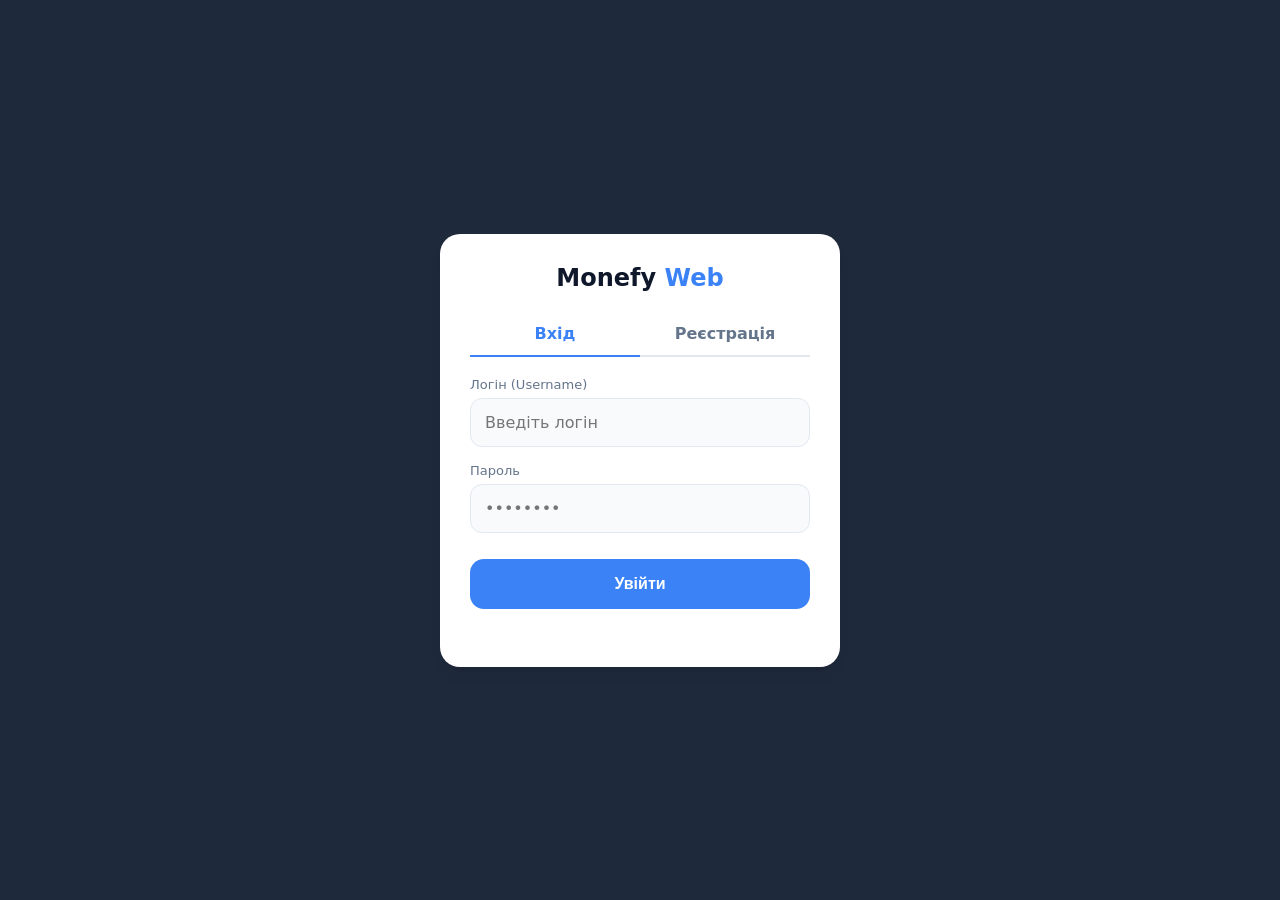
<file: frontend/accounts.html>
<!DOCTYPE html>
<html lang="uk">
<head>
    <meta charset="UTF-8">
    <meta name="viewport" content="width=device-width, initial-scale=1.0, maximum-scale=1.0, user-scalable=no">
    <title>Monefy Web | Рахунки</title>
    <link rel="stylesheet" href="style.css">
    <script>
        const token = localStorage.getItem('token');
        if (!token || token === 'undefined' || token === 'null') {
            window.location.replace('auth.html');
        }
    </script>
    <script src="auth-api.js"></script>

    <style>
        .content { 
            padding: 20px; 
            flex-grow: 1; 
            display: flex; 
            flex-direction: column; 
            gap: 20px;
        }

        .total-card {
            background-color: var(--color-primary);
            color: white;
            border-radius: var(--radius-main);
            padding: 24px;
            box-shadow: 0 10px 20px rgba(59, 130, 246, 0.3);
            text-align: center;
            position: relative;
            overflow: hidden;
        }
        .total-card::before {
            content: ''; position: absolute; top: -30px; right: -30px;
            width: 100px; height: 100px; background: rgba(255,255,255,0.1); border-radius: 50%;
        }
        .total-card::after {
            content: ''; position: absolute; bottom: -20px; left: -20px;
            width: 80px; height: 80px; background: rgba(255,255,255,0.1); border-radius: 50%;
        }
        .total-header {
            display: flex;
            justify-content: space-between;
            align-items: center;
            margin-bottom: 12px;
            position: relative;
            z-index: 2;
        }
        .total-label {
            font-size: 14px;
            font-weight: 500;
            opacity: 0.9;
            text-transform: uppercase;
            letter-spacing: 1px;
        }
        .currency-select {
            background: rgba(255, 255, 255, 0.2);
            color: white;
            border: none;
            padding: 4px 8px;
            border-radius: 8px;
            font-size: 13px;
            font-weight: 600;
            outline: none;
            cursor: pointer;
            appearance: none;
        }
        .currency-select option { color: var(--text-main); }
        .total-amount {
            margin-top: 10px;
            font-size: 40px;
            font-weight: 800;
            letter-spacing: -1px;
            position: relative;
            z-index: 2;
        }

        .accounts-container {
            display: flex;
            flex-direction: column;
            gap: 12px;
        }
        .account-card {
            background-color: var(--bg-card);
            border-radius: 16px;
            padding: 16px;
            box-shadow: var(--shadow-card);
            display: flex;
            justify-content: space-between;
            align-items: center;
            transition: transform 0.2s;
        }
        .account-card:hover { transform: translateY(-2px); }
        .acc-info {
            display: flex;
            align-items: center;
            gap: 16px;
        }
        .acc-icon {
            width: 48px;
            height: 48px;
            background: #f8fafc;
            border-radius: 12px;
            display: flex;
            justify-content: center;
            align-items: center;
            font-size: 24px;
        }
        .acc-details h3 {
            font-size: 16px;
            font-weight: 600;
            color: var(--text-main);
            margin-bottom: 4px;
        }
        .acc-details p {
            font-size: 15px;
            font-weight: 700;
            color: var(--text-muted);
        }
        .acc-actions {
            display: flex;
            gap: 8px;
        }
        .action-btn {
            background: none;
            border: none;
            font-size: 18px;
            color: var(--text-muted);
            cursor: pointer;
            padding: 8px;
            border-radius: 8px;
            transition: background 0.2s, color 0.2s;
        }
        .action-btn:hover { background: #f1f5f9; color: var(--text-main); }
        .action-btn.delete:hover { color: var(--color-danger); background: #fef2f2; }

        @media (min-width: 800px) {
            .app-container {
                max-width: none;
                grid-template-columns: 90px 1fr;
                grid-template-rows: 80px 1fr;
            }
            .content {
                grid-column: 2 / 3;
                grid-row: 2 / 3;
                padding: 30px 40px;
                display: grid;
                grid-template-columns: 300px 1fr;
                gap: 40px;
                align-items: start;
            }
            .total-card { grid-column: 1 / 2; grid-row: 1 / 2; }
            .accounts-container {
                grid-column: 2 / 3;
                grid-row: 1 / 3;
                display: grid;
                grid-template-columns: repeat(auto-fill, minmax(240px, 1fr));
                gap: 20px;
                align-content: start;
            }
            .fab {
                position: absolute; top: 260px; left: 130px; width: 300px; height: 56px;
                border-radius: 14px; font-size: 16px; font-weight: 700; bottom: auto; right: auto;
                display: flex; gap: 10px;
            }
            .fab::after { content: 'Додати рахунок'; }

            .account-card {
                transition: transform 0.3s ease, box-shadow 0.3s ease;
            }
            .account-card:hover {
                transform: translateY(-5px);
                box-shadow: 0 15px 30px -5px rgba(0, 0, 0, 0.1), 0 8px 10px -6px rgba(0, 0, 0, 0.1);
            }
        }
    </style>
</head>
<body>

    <div class="app-container">
        
        <header class="header">
            <div class="title">Рахунки</div>
        </header>

        <div class="content">
            <div class="total-card">
                <div class="total-header">
                    <div class="total-label">Загальний капітал</div>
                    <select id="currency-selector" class="currency-select" onchange="updateCurrency()">
                        <option value="UAH">UAH (₴)</option>
                        <option value="USD">USD ($)</option>
                        <option value="EUR">EUR (€)</option>
                    </select>
                </div>
                <div class="total-amount" id="total-balance">0.00 ₴</div>
            </div>

            <div class="accounts-container" id="accounts-list">
            </div>
        </div>

        <button class="fab" onclick="openModal()">+</button>

        <div class="modal-overlay" id="account-modal">
            <div class="modal-content">
                <div class="modal-header">
                    <h2>Новий рахунок</h2>
                    <button class="btn-close" onclick="closeModal()">×</button>
                </div>
                
                <div class="form-group">
                    <label>Назва рахунку</label>
                    <input type="text" id="acc-name-input" class="form-control" placeholder="Наприклад: Готівка, Депозит">
                </div>

                <div class="form-group">
                    <label>Початковий баланс (UAH)</label>
                    <input type="number" id="acc-balance-input" class="form-control" placeholder="0.00" step="0.01">
                </div>

                <div class="form-group">
                    <label>Іконка (Емодзі)</label>
                    <input type="text" id="acc-icon-input" class="form-control" placeholder="💳" maxlength="2" value="💳">
                </div>

                <button class="btn-primary" onclick="saveAccount()">Зберегти</button>
            </div>
        </div>

        <nav class="bottom-nav">
            <a href="index.html" class="nav-item">
                <span class="nav-icon">🏠</span>
                <span>Головна</span>
            </a>
            <a href="history.html" class="nav-item">
                <span class="nav-icon">📜</span>
                <span>Історія</span>
            </a>
            <a href="accounts.html" class="nav-item active">
                <span class="nav-icon">💳</span>
                <span>Рахунки</span>
            </a>
            <a href="categories.html" class="nav-item">
                <span class="nav-icon">🗂</span>
                <span>Категорії</span>
            </a>
        </nav>

    </div>

    <script>
        const API_BASE = 'http://localhost:8085/api';
        let currentAccounts = [];
        let editingAccountId = null;

        function formatCurrency(amountInUAH) {
            const currency = localStorage.getItem('currency') || 'UAH';
            let amount = amountInUAH;
            let symbol = '₴';

            if (currency === 'USD') { amount = amountInUAH / 40.0; symbol = '$'; }
            else if (currency === 'EUR') { amount = amountInUAH / 42.0; symbol = '€'; }

            return amount.toLocaleString('uk-UA', { minimumFractionDigits: 2, maximumFractionDigits: 2 }) + ' ' + symbol;
        }

        function updateCurrency() {
            const selected = document.getElementById('currency-selector').value;
            localStorage.setItem('currency', selected);
            renderAccounts();
        }

        async function fetchAccounts() {
            try {
                const response = await apiFetch(`${API_BASE}/accounts`);
                if (!response.ok) throw new Error('Мережева помилка');
                currentAccounts = await response.json();
                renderAccounts();
            } catch (error) {
                console.error("Помилка завантаження:", error);
                document.getElementById('accounts-list').innerHTML = 
                    '<p style="text-align:center; color: var(--text-muted); padding: 20px;">Не вдалося завантажити рахунки з сервера</p>';
            }
        }

        function renderAccounts() {
            const container = document.getElementById('accounts-list');
            container.innerHTML = '';
            let totalBalanceUAH = 0;

            if (currentAccounts.length === 0) {
                container.innerHTML = '<p style="text-align:center; color: var(--text-muted); padding: 20px;">Немає рахунків</p>';
                document.getElementById('total-balance').innerText = formatCurrency(0);
                return;
            }

            currentAccounts.forEach(acc => {
                totalBalanceUAH += acc.balance;
                
                container.innerHTML += `
                    <div class="account-card">
                        <div class="acc-info">
                            <div class="acc-icon">${acc.icon}</div>
                            <div class="acc-details">
                                <h3>${acc.name}</h3>
                                <p>${formatCurrency(acc.balance)}</p>
                            </div>
                        </div>
                        <div class="acc-actions">
                            <button class="action-btn" title="Редагувати" onclick="editAccount(${acc.id})">✏️</button>
                            <button class="action-btn delete" title="Видалити" onclick="deleteAccount(${acc.id})">🗑️</button>
                        </div>
                    </div>
                `;
            });

            document.getElementById('total-balance').innerText = formatCurrency(totalBalanceUAH);
        }

        function openModal() {
            document.getElementById('account-modal').classList.add('active');
        }

        function closeModal() {
            document.getElementById('account-modal').classList.remove('active');
            
            editingAccountId = null;
            document.querySelector('#account-modal h2').innerText = 'Новий рахунок';
            
            document.getElementById('acc-name-input').value = '';
            document.getElementById('acc-balance-input').value = '';
            document.getElementById('acc-icon-input').value = '💳';
        }

        function editAccount(id) {
            const acc = currentAccounts.find(a => a.id === id);
            if (!acc) return;

            editingAccountId = id;
            document.querySelector('#account-modal h2').innerText = 'Редагувати рахунок';

            document.getElementById('acc-name-input').value = acc.name;
            document.getElementById('acc-balance-input').value = acc.balance;
            document.getElementById('acc-icon-input').value = acc.icon;

            openModal();
        }

        async function saveAccount() {
            const name = document.getElementById('acc-name-input').value.trim();
            const balance = parseFloat(document.getElementById('acc-balance-input').value);
            const icon = document.getElementById('acc-icon-input').value.trim() || "💳";

            if (!name || isNaN(balance)) {
                alert("Будь ласка, введіть назву та початковий баланс.");
                return;
            }

            const payload = { name, balance, icon };

            if (editingAccountId !== null) {
                payload.id = editingAccountId;
            }

            const reqMethod = editingAccountId !== null ? 'PUT' : 'POST';

            try {
                const response = await apiFetch(`${API_BASE}/account`, {
                    method: reqMethod,
                    headers: { 'Content-Type': 'application/json' },
                    body: JSON.stringify(payload)
                });

                if (response.ok) {
                    closeModal();
                    fetchAccounts();
                } else {
                    const err = await response.text();
                    alert("Помилка збереження: " + err);
                }
            } catch (error) {
                console.error("Деталі помилки:", error);
                alert("Не вдалося з'єднатися з сервером.");
            }
        }

        async function deleteAccount(id) {
            if (!confirm("Видалити рахунок? Це також видалить всі транзакції, пов'язані з ним!")) {
                return;
            }

            try {
                const response = await apiFetch(`${API_BASE}/account/${id}`, {
                    method: 'DELETE'
                });

                if (response.ok) {
                    fetchAccounts();
                } else {
                    const err = await response.text();
                    alert("Помилка видалення: " + err);
                }
            } catch (error) {
                console.error("Деталі помилки:", error);
                alert("Не вдалося з'єднатися з сервером.");
            }
        }

        document.addEventListener('DOMContentLoaded', () => {
            const savedCurrency = localStorage.getItem('currency') || 'UAH';
            document.getElementById('currency-selector').value = savedCurrency;
            
            fetchAccounts();
        });
    </script>
</body>
</html>
</file>
<file: frontend/style.css>
/* --- CSS Змінні (Дизайн Система Monefy) --- */
:root {
    --bg-body: #1e293b;
    --bg-app: #f1f5f9;
    --bg-card: #ffffff;
    --text-main: #0f172a;
    --text-muted: #64748b;
    
    --color-primary: #3b82f6;
    --color-danger: #ef4444;
    --color-success: #10b981;
    --color-income: #10b981;
    --color-expense: #ef4444;
    
    --radius-main: 20px;
    --radius-btn: 14px;
    --shadow-card: 0 10px 15px -3px rgba(0, 0, 0, 0.05), 0 4px 6px -4px rgba(0, 0, 0, 0.05);
    --shadow-sticky: 0 4px 10px rgba(0, 0, 0, 0.03);
    --font-family: system-ui, -apple-system, BlinkMacSystemFont, 'Segoe UI', Roboto, sans-serif;
}

/* --- Базові стилі --- */
* { box-sizing: border-box; margin: 0; padding: 0; }
body {
    font-family: var(--font-family);
    background-color: var(--bg-body);
    color: var(--text-main);
    display: flex;
    justify-content: center;
    align-items: flex-start;
    min-height: 100vh;
    margin: 0;
    -webkit-font-smoothing: antialiased;
}

.app-container {
    width: 100%;
    max-width: 420px;
    background-color: var(--bg-app);
    min-height: 100vh;
    position: relative;
    box-shadow: 0 0 40px rgba(0,0,0,0.5);
    display: flex;
    flex-direction: column;
}

/* --- Шапка (Header) --- */
.header {
    display: flex;
    justify-content: space-between;
    align-items: center;
    padding: 20px 24px;
    background-color: var(--bg-card);
    border-bottom-left-radius: var(--radius-main);
    border-bottom-right-radius: var(--radius-main);
    box-shadow: var(--shadow-card);
    z-index: 10;
}
.header .logo { font-size: 20px; font-weight: 800; color: var(--color-primary); }
.header .account-selector {
    flex-grow: 1; margin: 0 10px; text-overflow: ellipsis; overflow: hidden;
    background: #e2e8f0; padding: 6px 14px; border-radius: 20px;
    font-size: 14px; font-weight: 600; cursor: pointer;
}
.header .back-btn { text-decoration: none; color: var(--text-muted); font-size: 16px; font-weight: 600; display: flex; align-items: center; gap: 4px; transition: color 0.2s; }
.header .back-btn:hover { color: var(--color-primary); }
.header .title { font-size: 18px; font-weight: 700; color: var(--text-main); }
.header .spacer { width: 60px; }

/* --- Плаваюча кнопка дії (FAB) --- */
.fab {
    position: absolute; bottom: 90px; right: 24px; width: 60px; height: 60px;
    background-color: var(--color-primary); color: white; border-radius: 50%;
    display: flex; justify-content: center; align-items: center; font-size: 32px;
    font-weight: 300; border: none; box-shadow: 0 10px 20px rgba(59, 130, 246, 0.4);
    cursor: pointer; transition: transform 0.2s, box-shadow 0.2s; z-index: 20;
}
.fab:hover { transform: translateY(-3px); box-shadow: 0 14px 25px rgba(59, 130, 246, 0.5); }
.fab:active { transform: translateY(0); }

/* --- Модальні вікна --- */
.modal-overlay {
    position: absolute; top: 0; left: 0; width: 100%; height: 100%;
    background: rgba(15, 23, 42, 0.6); backdrop-filter: blur(4px);
    display: flex; flex-direction: column; justify-content: flex-end;
    opacity: 0; pointer-events: none; transition: opacity 0.3s ease; z-index: 100;
}
.modal-overlay.active { opacity: 1; pointer-events: auto; }
.modal-content {
    background: var(--bg-card); border-top-left-radius: 24px; border-top-right-radius: 24px;
    padding: 24px; transform: translateY(100%); transition: transform 0.3s cubic-bezier(0.4, 0, 0.2, 1);
}
.modal-overlay.active .modal-content { transform: translateY(0); }
.modal-header { display: flex; justify-content: space-between; align-items: center; margin-bottom: 20px; }
.modal-header h2 { font-size: 20px; font-weight: 700; }
.btn-close { background: none; border: none; font-size: 24px; color: var(--text-muted); cursor: pointer; }
.form-group { margin-bottom: 16px; }
.form-group label { display: block; font-size: 13px; color: var(--text-muted); margin-bottom: 6px; font-weight: 500;}
.form-control {
    width: 100%; padding: 14px; border: 1px solid #e2e8f0; border-radius: 12px;
    font-size: 16px; font-family: inherit; background: #f8fafc; color: var(--text-main);
    outline: none; transition: border-color 0.2s;
}
.form-control:focus { border-color: var(--color-primary); background: #fff;}
.btn-primary { 
    background-color: var(--color-primary); width: 100%; padding: 16px;
    border: none; border-radius: var(--radius-btn); color: white;
    font-size: 16px; font-weight: 700; cursor: pointer; margin-top: 10px;
    transition: opacity 0.2s;
}
.btn-primary:active { transform: scale(0.98); }

/* --- Нижня навігація --- */
.bottom-nav {
    position: fixed; bottom: 0; width: 100%; max-width: 420px; z-index: 100;
    display: flex; justify-content: space-around;
    background-color: var(--bg-card); padding: 12px 10px 16px 10px;
    box-shadow: 0 -4px 15px rgba(0, 0, 0, 0.05); border-radius: 0 0 var(--radius-main) var(--radius-main);
}
.nav-item {
    text-decoration: none; display: flex; flex-direction: column; align-items: center;
    gap: 4px; color: var(--text-muted); font-size: 11px; font-weight: 600;
    transition: color 0.2s, transform 0.1s;
}
.nav-item:active { transform: scale(0.95); }
.nav-item.active, .nav-item:hover { color: var(--color-primary); }
.nav-icon { font-size: 22px; }

/* Приховуємо скролбар для мобільних */
::-webkit-scrollbar { width: 0px; }

/* ==========================================================
   Спільна АДАПТАЦІЯ ДЛЯ ПК (Desktop Dashboard)
   ========================================================== */
@media (min-width: 800px) {
    .app-container {
        margin: 0;
        min-height: 100vh;
        width: 100%;
        max-width: none;
        border-radius: 0;
        display: grid;
        overflow: hidden;
        box-shadow: none;
    }
    .header { border-radius: 0; box-shadow: none; border-bottom: 1px solid #e2e8f0; }
    .bottom-nav {
        position: static; width: 80px; height: 100vh;
        flex-direction: column; justify-content: flex-start;
        padding: 40px 0; gap: 40px; border-radius: 0;
        box-shadow: 2px 0 15px rgba(0, 0, 0, 0.03);
        grid-column: 1 / 2; grid-row: 1 / 4; /* Для підтримки макетів Grid на сторінках */
        margin: 0; z-index: 20;
    }

    /* Ефекти наведення для пунктів сайдбару на ПК */
    .nav-item {
        width: 64px;
        height: 64px;
        justify-content: center;
        border-radius: 16px;
        margin: 0 auto; /* Центруємо по горизонталі в сайдбарі */
        transition: color 0.2s, transform 0.1s, background-color 0.2s;
    }
    .nav-item:hover {
        background-color: var(--bg-app); /* Сіруватий фон при наведенні */
    }
    .nav-item.active {
        background-color: rgba(59, 130, 246, 0.1); /* Легкий синій фон для активного пункту */
    }

    /* Спільний кастомний скролбар ПК */
    ::-webkit-scrollbar { width: 6px; }
    ::-webkit-scrollbar-track { background: transparent; margin: 10px 0; }
    ::-webkit-scrollbar-thumb { background: #cbd5e1; border-radius: 10px; }
    ::-webkit-scrollbar-thumb:hover { background: #94a3b8; }
}

/* --- Оновлені стилі категорій (Компактні, сучасні, професійні) --- */
.categories-grid {
    display: grid;
    grid-template-columns: repeat(auto-fill, minmax(95px, 1fr));
    gap: 16px;
    padding: 12px 0;
}

.category-item {
    display: flex;
    flex-direction: column;
    align-items: center;
    padding: 18px 10px;
    background: var(--bg-card);
    border-radius: 14px;
    cursor: pointer;
    transition: all 0.2s cubic-bezier(0.4, 0, 0.2, 1);
    border: 1.5px solid transparent;
    user-select: none;
    box-shadow: 0 2px 4px rgba(0,0,0,0.02);
}

.category-item:hover { transform: translateY(-2px); box-shadow: 0 4px 12px rgba(0,0,0,0.08); border-color: #e2e8f0; }
.category-item:active { transform: scale(0.95); }

.category-icon {
    font-size: 32px;
    margin-bottom: 10px;
}

.category-name {
    font-size: 13px;
    font-weight: 600;
    color: var(--text-main);
    text-align: center;
    line-height: 1.2;
}

/* --- Grid Selector inside Modal --- */
.category-selector-grid {
    display: grid;
    grid-template-columns: repeat(auto-fill, minmax(64px, 1fr));
    gap: 6px;
    max-height: 260px;
    overflow-y: auto;
    padding: 4px 2px;
}

.cat-btn {
    background: var(--bg-app);
    border: 1.5px solid transparent;
    border-radius: 12px;
    padding: 8px 4px;
    display: flex;
    flex-direction: column;
    align-items: center;
    cursor: pointer;
    transition: all 0.2s cubic-bezier(0.4, 0, 0.2, 1);
}

.cat-btn:hover { background: #fff; box-shadow: 0 4px 10px rgba(0,0,0,0.05); }

.cat-btn.active {
    background: #fff;
    border-color: var(--color-primary);
    box-shadow: 0 0 0 1px var(--color-primary), 0 4px 12px rgba(59, 130, 246, 0.1);
}

.cat-btn-emoji { font-size: 20px; margin-bottom: 4px; }
.cat-btn-name {
    font-size: 10px;
    font-weight: 500;
    color: var(--text-muted);
    text-align: center;
    white-space: nowrap;
    overflow: hidden;
    text-overflow: ellipsis;
    width: 100%;
}
.cat-btn.active .cat-btn-name { color: var(--color-primary); }

.cat-empty {
    grid-column: 1 / -1;
    padding: 14px;
    color: var(--text-muted);
    font-size: 13px;
    text-align: center;
    background: #f8fafc;
    border-radius: 12px;
}

@media (min-width: 800px) {
    .category-selector-grid {
        grid-template-columns: repeat(5, minmax(72px, 1fr));
    }
}
</file>
